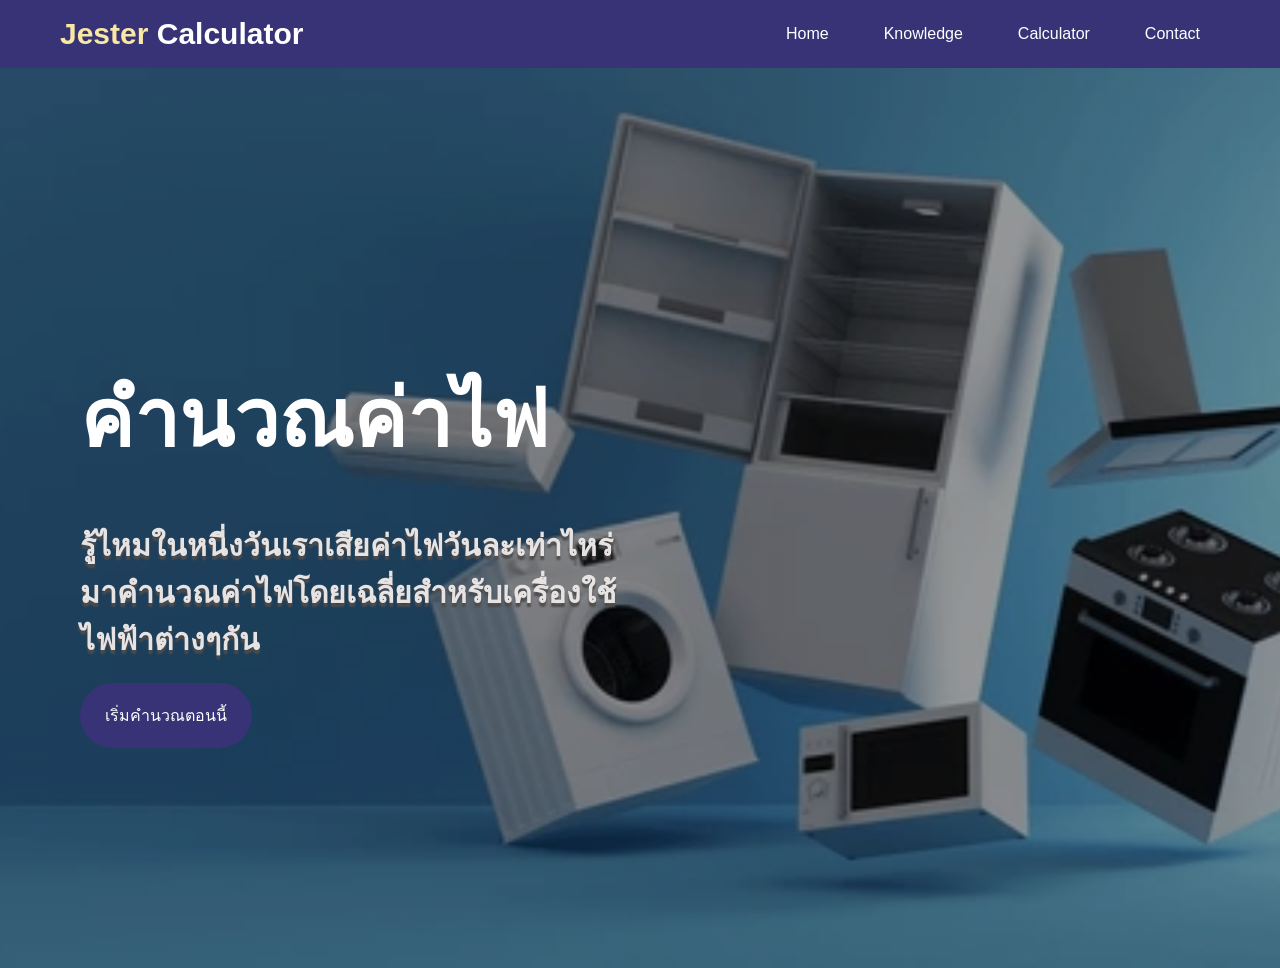
<file: index.html>
<!DOCTYPE html>
<html lang="en">
<head>
    <meta charset="UTF-8">
    <meta name="viewport" content="width=device-width, initial-scale=1.0">
    <title>SIT CAMP/Jolly Jasper</title>
    <link rel="stylesheet" href="project.css">
</head>
<body>

<!-- Navbar -->
<header id="navbar">
  <nav class="navbar">
   <div class="logo"><span>Jester</span> Calculator</div>
    <ul>
      <li><a href="index.html">Home</a></li>
      <li><a href="about.html">Knowledge</a></li>
      <li><a href="cal.html">Calculator</a></li>
      <li><a href="contact.html">Contact</a></li>
    </ul>
  </nav>
</header>

<!-- Hero Section -->
<section class="hero">
  <div class="content">
    <h1>คำนวณค่าไฟ</h1>
    <h2>รู้ไหมในหนี่งวันเราเสียค่าไฟวันละเท่าไหร่ <br>
    มาคำนวณค่าไฟโดยเฉลี่ยสำหรับเครื่องใช้ไฟฟ้าต่างๆกัน</h2>
    <div class="btn">
      <a href="cal.html">เริ่มคำนวณตอนนี้</a>
    </div>
  </div>
</section>

</body>
</html>
</file>
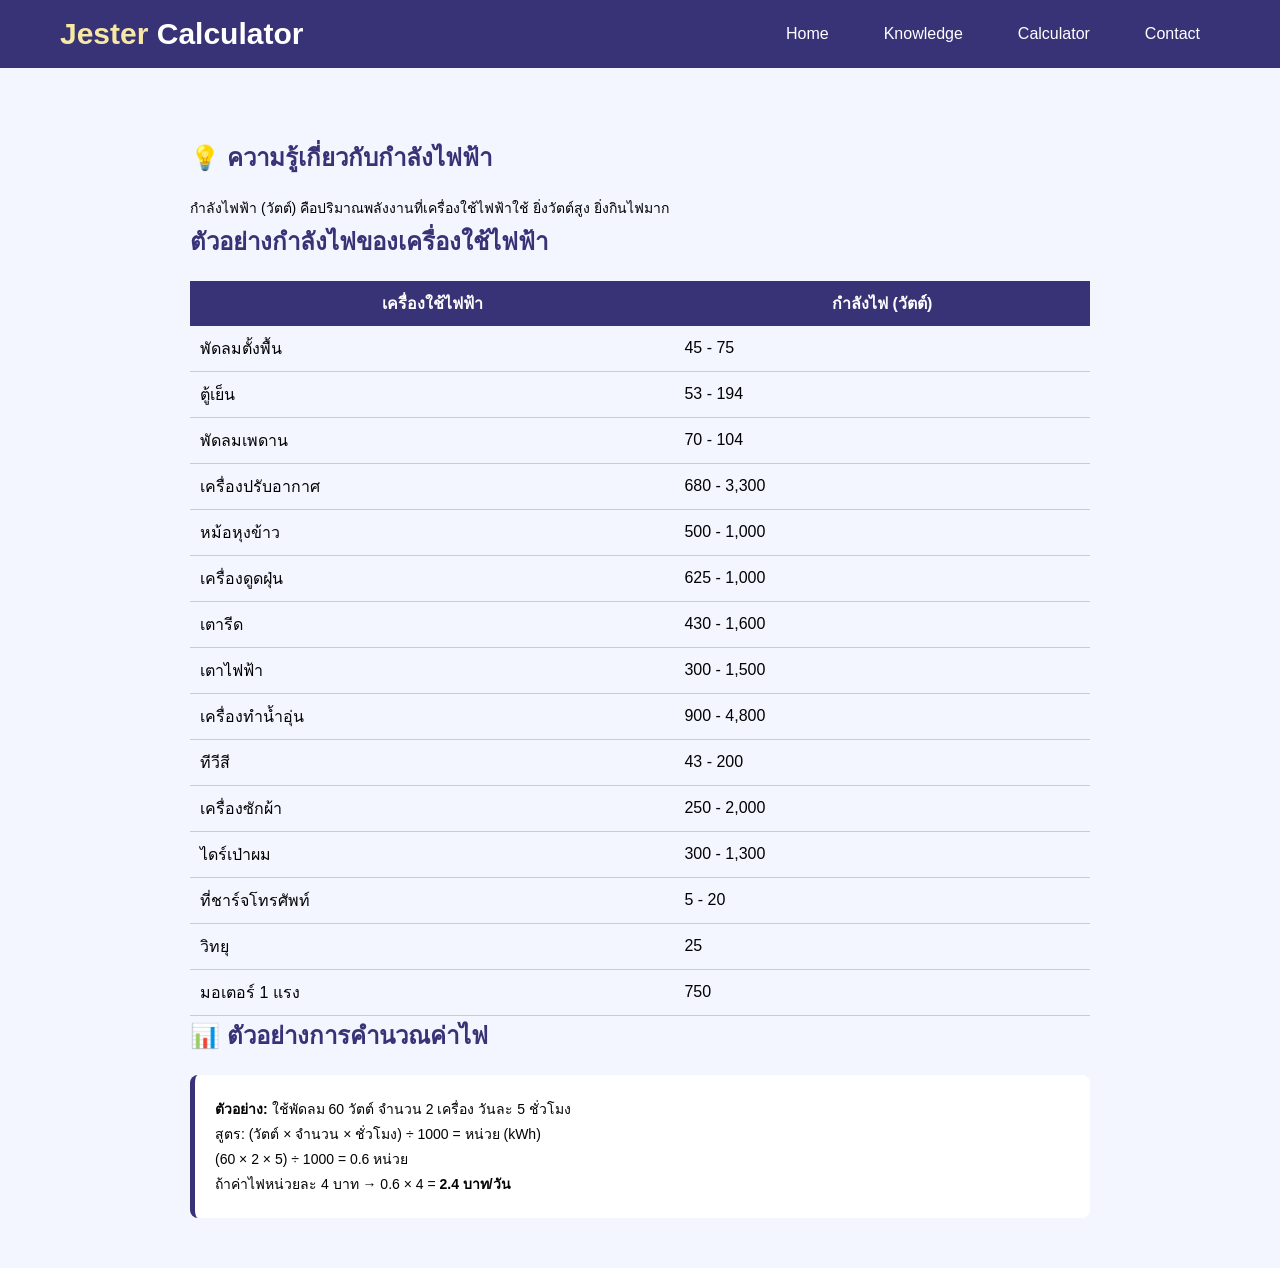
<file: about.html>
<!DOCTYPE html>
<html lang="th">
<head>
    <meta charset="UTF-8">
    <meta name="viewport" content="width=device-width, initial-scale=1.0">
    <title>ความรู้ค่าไฟ | Jester Calculator</title>
    <link rel="stylesheet" href="project.css">
</head>
<body>

<!-- Navbar -->
<header id="navbar">
  <nav class="navbar">
     <div class="logo"><span>Jester</span> Calculator</div>
    <ul>
      <li><a href="index.html">Home</a></li>
      <li><a href="about.html">Knowledge</a></li>
      <li><a href="cal.html">Calculator</a></li>
      <li><a href="contact.html">Contact</a></li>
    </ul>
  </nav>
</header>

<!-- Content -->
<section class="info">
  <div class="container">

    <h1>💡 ความรู้เกี่ยวกับกำลังไฟฟ้า</h1>
    <p>
      กำลังไฟฟ้า (วัตต์) คือปริมาณพลังงานที่เครื่องใช้ไฟฟ้าใช้ ยิ่งวัตต์สูง ยิ่งกินไฟมาก
    </p>

    <!-- Table -->
    <h2>ตัวอย่างกำลังไฟของเครื่องใช้ไฟฟ้า</h2>
    <table>
      <tr>
        <th>เครื่องใช้ไฟฟ้า</th>
        <th>กำลังไฟ (วัตต์)</th>
      </tr>

      <tr><td>พัดลมตั้งพื้น</td><td>45 - 75</td></tr>
      <tr><td>ตู้เย็น</td><td>53 - 194</td></tr>
      <tr><td>พัดลมเพดาน</td><td>70 - 104</td></tr>
      <tr><td>เครื่องปรับอากาศ</td><td>680 - 3,300</td></tr>
      <tr><td>หม้อหุงข้าว</td><td>500 - 1,000</td></tr>
      <tr><td>เครื่องดูดฝุ่น</td><td>625 - 1,000</td></tr>
      <tr><td>เตารีด</td><td>430 - 1,600</td></tr>
      <tr><td>เตาไฟฟ้า</td><td>300 - 1,500</td></tr>
      <tr><td>เครื่องทำน้ำอุ่น</td><td>900 - 4,800</td></tr>
      <tr><td>ทีวีสี</td><td>43 - 200</td></tr>
      <tr><td>เครื่องซักผ้า</td><td>250 - 2,000</td></tr>
      <tr><td>ไดร์เป่าผม</td><td>300 - 1,300</td></tr>
      <tr><td>ที่ชาร์จโทรศัพท์</td><td>5 - 20</td></tr>
      <tr><td>วิทยุ</td><td>25</td></tr>
      <tr><td>มอเตอร์ 1 แรง</td><td>750</td></tr>
    </table>

    <!-- Example -->
    <h2>📊 ตัวอย่างการคำนวณค่าไฟ</h2>
    <div class="example">
      <p><b>ตัวอย่าง:</b> ใช้พัดลม 60 วัตต์ จำนวน 2 เครื่อง วันละ 5 ชั่วโมง</p>
      <p>สูตร: (วัตต์ × จำนวน × ชั่วโมง) ÷ 1000 = หน่วย (kWh)</p>

      <p>
        (60 × 2 × 5) ÷ 1000 = 0.6 หน่วย
      </p>

      <p>
        ถ้าค่าไฟหน่วยละ 4 บาท → 0.6 × 4 = <b>2.4 บาท/วัน</b>
      </p>
    </div>

  </div>
</section>

</body>
</html>
</file>
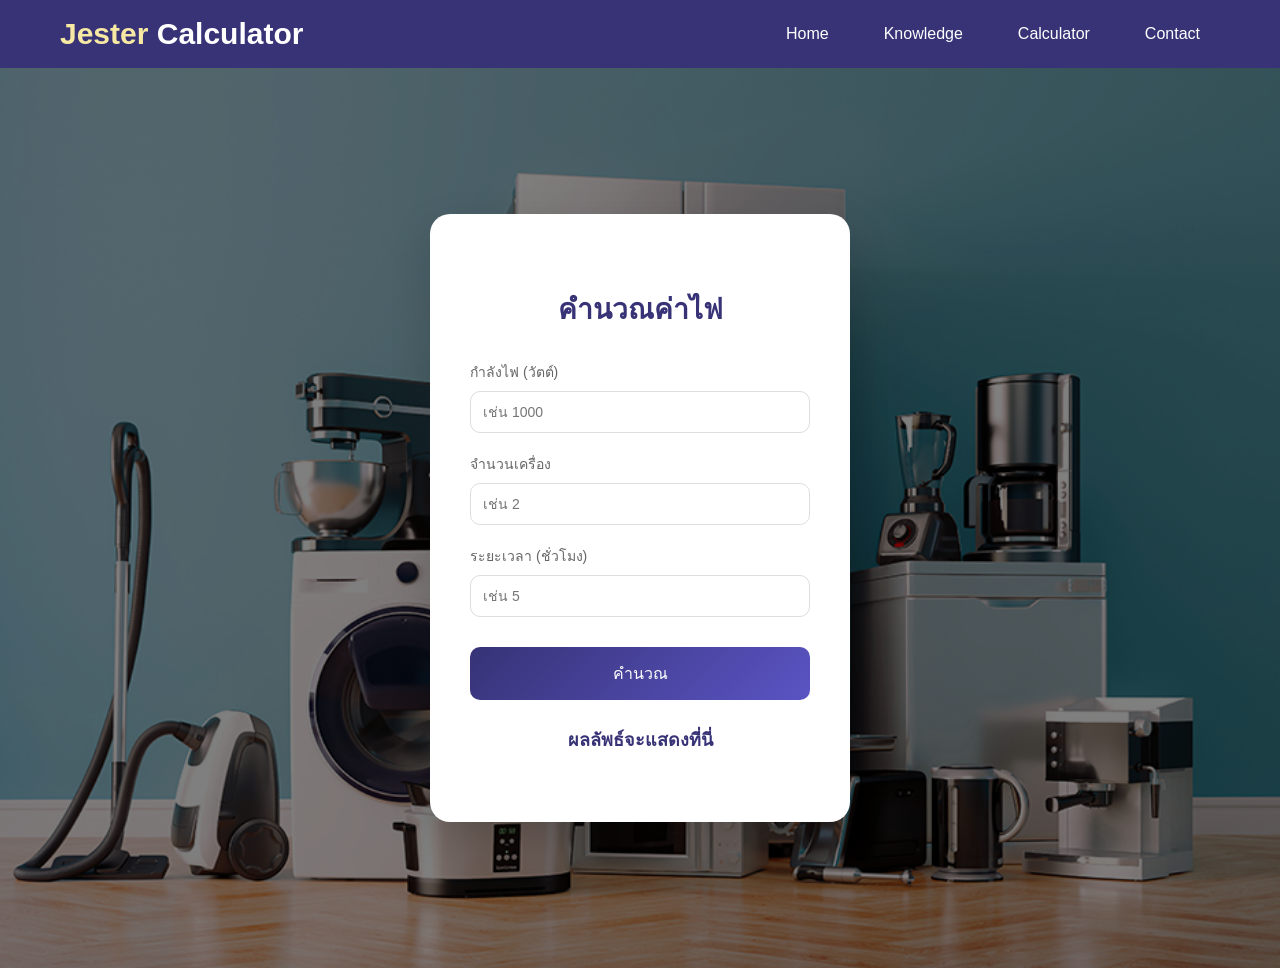
<file: cal.html>
<!DOCTYPE html>
<html lang="th">
<head>
    <meta charset="UTF-8">
    <meta name="viewport" content="width=device-width, initial-scale=1.0">
    <title>Jester Calculator</title>
    <link rel="stylesheet" href="project.css">
    <script src="cal.js" defer></script>
</head>
<body>

<!-- Navbar -->
<header id="navbar">
  <nav class="navbar">
     <div class="logo"><span>Jester</span> Calculator</div>
    <ul>
      <li><a href="index.html">Home</a></li>
      <li><a href="about.html">Knowledge</a></li>
      <li><a href="cal.html">Calculator</a></li>
      <li><a href="contact.html">Contact</a></li>
    </ul>
  </nav>
</header>

<!-- Calculator Section -->
<section class="calculator">
  <div class="card">
    <h1>คำนวณค่าไฟ</h1>

    <div class="form-group">
      <label>กำลังไฟ (วัตต์)</label>
      <input type="number" id="watts" placeholder="เช่น 1000">
    </div>

    <div class="form-group">
      <label>จำนวนเครื่อง</label>
      <input type="number" id="quantity" placeholder="เช่น 2">
    </div>

    <div class="form-group">
      <label>ระยะเวลา (ชั่วโมง)</label>
      <input type="number" id="hours" placeholder="เช่น 5">
    </div>

    <button onclick="calculatePrice()">คำนวณ</button>

    <h3 id="result">ผลลัพธ์จะแสดงที่นี่</h3>
  </div>
</section>

</body>
</html>
</file>
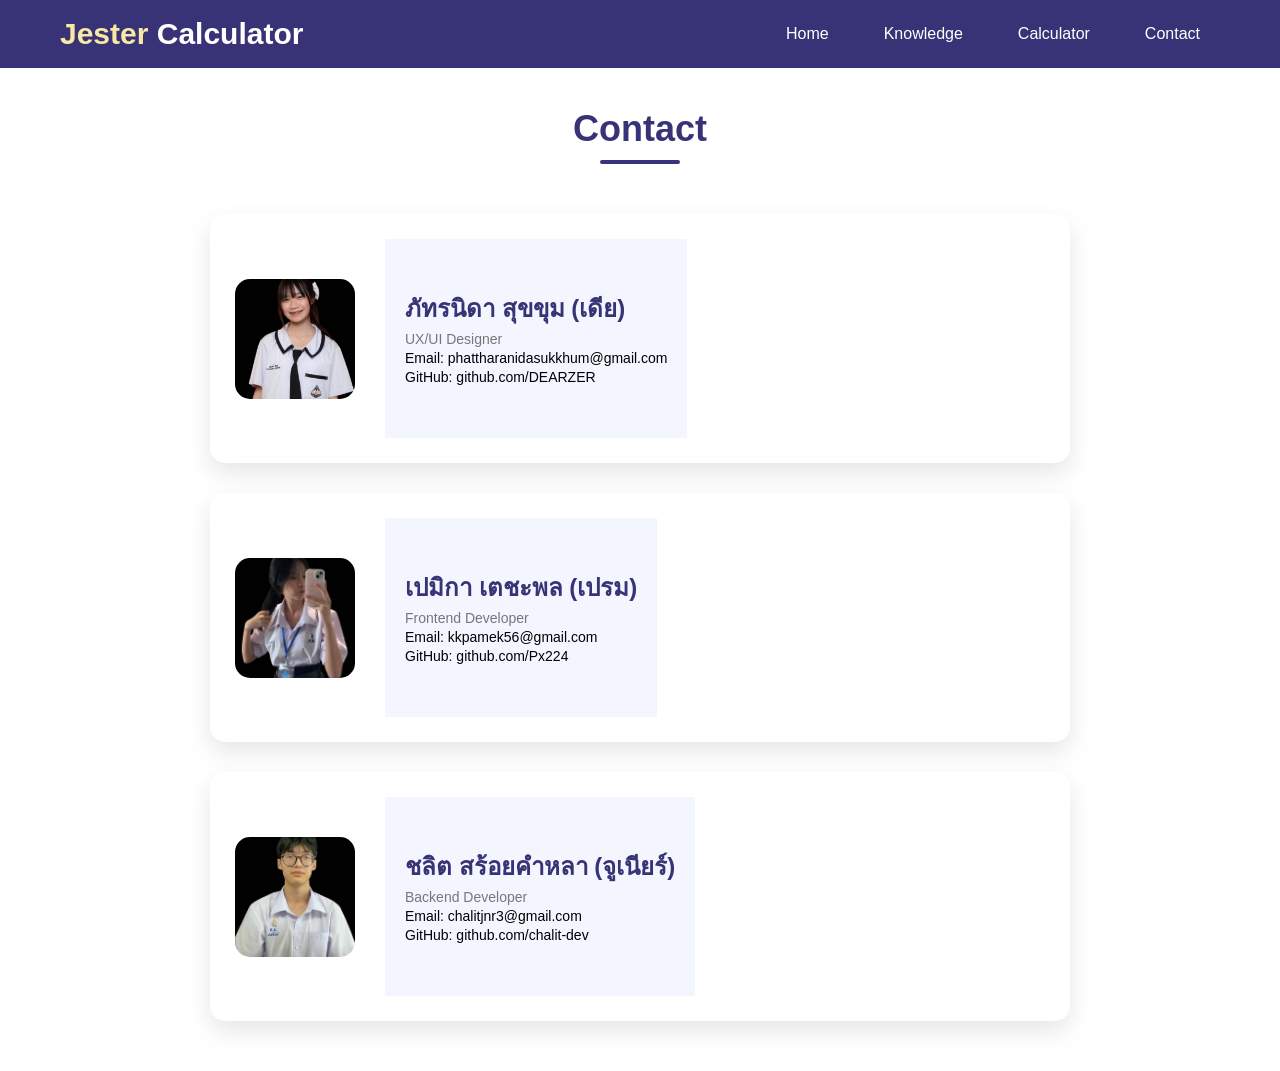
<file: contact.html>
<!DOCTYPE html>
<html lang="th">
<head>
    <meta charset="UTF-8">
    <meta name="viewport" content="width=device-width, initial-scale=1.0">
    <title>Contact | Jester Calculator</title>
    <link rel="stylesheet" href="project.css">
</head>
<body>

<!-- Navbar -->
<header id="navbar">
  <nav class="navbar">
   <div class="logo"><span>Jester</span> Calculator</div>
    <ul>
      <li><a href="index.html">Home</a></li>
      <li><a href="about.html">Knowledge</a></li>
      <li><a href="cal.html">Calculator</a></li>
      <li><a href="contact.html">Contact</a></li>
    </ul>
  </nav>
</header>

<body class="contact-page">
<h1>Contact</h1>

<!-- Team Section -->
<section class="team">

  <!-- Person 1 -->
  <div class="member-card">
    <img src="dear.jpg" alt="profile">
    <div class="info">
      <h2>ภัทรนิดา สุขขุม (เดีย)</h2>
      <p class="role">UX/UI Designer</p>
      <p>Email: phattharanidasukkhum@gmail.com</p>
      <p>GitHub: github.com/DEARZER</p>
    </div>
  </div>

  <!-- Person 2 -->
  <div class="member-card">
    <img src="pame.jpg" alt="profile">
    <div class="info">
      <h2>เปมิกา เตชะพล (เปรม)</h2>
      <p class="role">Frontend Developer</p>
      <p>Email: kkpamek56@gmail.com</p>
      <p>GitHub: github.com/Px224</p>
    </div>
  </div>

  <!-- Person 3 -->
  <div class="member-card">
    <img src="junior.jpg" alt="profile">
    <div class="info">
      <h2>ชลิต สร้อยคำหลา
 (จูเนียร์)</h2>
      <p class="role">Backend Developer</p>
      <p>Email: chalitjnr3@gmail.com</p>
      <p>GitHub: github.com/chalit-dev</p>
    </div>
  </div>
</section>
</body>

</body>
</html>
</file>
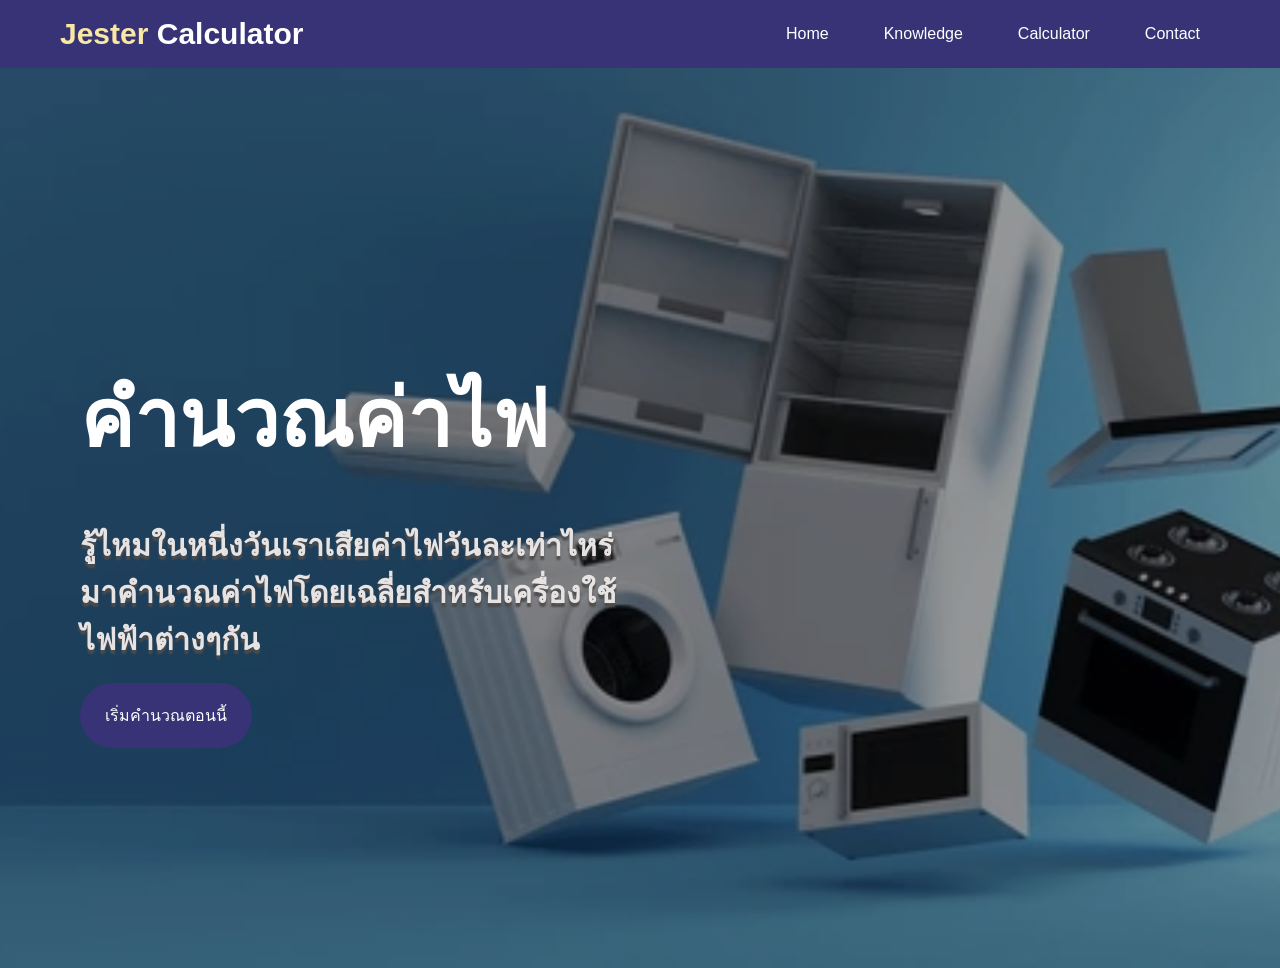
<file: project.html>
<!DOCTYPE html>
<html lang="en">
<head>
    <meta charset="UTF-8">
    <meta name="viewport" content="width=device-width, initial-scale=1.0">
    <title>SIT CAMP/Jolly Jesper</title>
    <link rel="stylesheet" href="project.css">
</head>
<body>

<!-- Navbar -->
<header id="navbar">
  <nav class="navbar">
   <div class="logo"><span>Jester</span> Calculator</div>
    <ul>
      <li><a href="project.html">Home</a></li>
      <li><a href="about.html">Knowledge</a></li>
      <li><a href="cal.html">Calculator</a></li>
      <li><a href="contact.html">Contact</a></li>
    </ul>
  </nav>
</header>

<!-- Hero Section -->
<section class="hero">
  <div class="content">
    <h1>คำนวณค่าไฟ</h1>
    <h2>รู้ไหมในหนี่งวันเราเสียค่าไฟวันละเท่าไหร่ <br>
    มาคำนวณค่าไฟโดยเฉลี่ยสำหรับเครื่องใช้ไฟฟ้าต่างๆกัน</h2>
    <div class="btn">
      <a href="cal.html">เริ่มคำนวณตอนนี้</a>
    </div>
  </div>
</section>

</body>
</html>
</file>
<file: project.css>
body {
    margin: 0;
    font-family: sans-serif;
}

*,
*::before,
*::after {
    box-sizing: border-box;
}

/* Navbar */
#navbar {
    background-color: #373376;
    display: flex;
    justify-content:space-between;
}

.navbar ul {
    list-style: none;
    display: flex;
    flex-wrap: wrap;
    gap: 25px;
    margin: 10px;
    padding: 15px;
}

.navbar a {
    color: white;
    text-decoration: none;
    padding: 10px 15px;
}

.navbar a:hover {
    background-color: #2b1c61;
    border-radius: 5px;
}
.navbar {
    width: 100%;
    max-width: 1200px;
    margin: 0 auto;
    display: flex;
    justify-content: space-between; 
    align-items: center;
}

/* โลโก้ */
/* โลโก้ */
.logo {
    color: white;
    font-weight: bold;
    font-size: 30px;
    margin-left: 20px; /* 👈 เพิ่มระยะห่างด้านซ้าย */
}

/* สีคำว่า Jester */
.logo span {
    color: #f7e8a4; /* 👈 เหลืองพาสเทล */
}


/* Hero Section */
.hero {
    min-height: 100svh;
    display: flex;
    align-items: center;
    padding: 80px clamp(20px, 8vw, 80px);

    background:
        linear-gradient(rgba(0,0,0,0.4), rgba(0,0,0,0.4)),
        url("ele.png");
    background-size: cover;
    background-position: center;
}

/* Content */
.content {
    max-width: 600px;
}

.content h2 {
    font-size: 30px;
    color: #e7e3e3;
    text-shadow: 0 4px 2px #4d4c4c;
    margin-bottom: 20px;
}

.content h1 {
    font-size: clamp(42px, 8vw, 80px);
    color: #ffffff;
    margin-bottom: 30px;
}

/* Button */

.btn a {
    padding: 20px 25px;
    background-color: #373376;
    border: none;
    border-radius: 40px;
    width: fit-content;
    max-width: 100%;
    text-decoration: none;
    color: white;
    font-size: 16px;
    cursor: pointer;
    display: flex;
    justify-content: center;
}

.btn a:hover {
    background-color: #aaa2c8;
}

/*cal page*/
/* Section background */
.calculator {
    min-height: 100svh;
    display: flex;
    justify-content: center;
    align-items: center;
    padding: clamp(20px, 5vw, 40px);

    background:
        linear-gradient(rgba(0,0,0,0.5), rgba(0,0,0,0.5)), /* 👈 overlay ทำให้ตัวหนังสือเด่น */
        url("image.png");

    background-size: cover;
    background-position: center;
}

/* Card */
.card {
    background: white;
    padding: 50px 40px;
    border-radius: 20px;
    width: min(420px, 100%);
    
    box-shadow: 0 15px 40px rgba(0, 0, 0, 0.15);
    text-align: center;

    transition: 0.3s;
}

/* hover effect */
.card:hover {
    transform: translateY(-5px);
}

/* Title */
.card h1 {
    color: #373376;
    margin-bottom: 30px;
    font-size: 28px;
}

/* Form */
.form-group {
    text-align: left;
    margin-bottom: 20px;
}

.form-group label {
    font-size: 14px;
    color: #666;
}

/* Input */
.form-group input {
    width: 100%;
    padding: 12px;
    margin-top: 8px;
    border-radius: 10px;
    border: 1px solid #ddd;
    font-size: 14px;

    transition: 0.2s;
}

/* focus effect */
.form-group input:focus {
    border-color: #373376;
    outline: none;
    box-shadow: 0 0 5px rgba(55, 51, 118, 0.3);
}

/* Button */
button {
    width: 100%;
    padding: 14px;
    margin-top: 10px;

    background: linear-gradient(135deg, #373376, #5a54c4);
    color: white;

    border: none;
    border-radius: 10px;
    font-size: 16px;
    cursor: pointer;

    transition: 0.3s;
}

/* button hover */
button:hover {
    transform: scale(1.03);
    box-shadow: 0 5px 15px rgba(55, 51, 118, 0.4);
}

/* Result */
#result {
    margin-top: 25px;
    font-size: 18px;
    color: #373376;
    font-weight: bold;
}
/*knowledge*/
/* Section */
.info {
    padding: 50px 20px;
    background-color: #f4f6ff;
}

/* Container */
.container {
    max-width: 900px;
    margin: auto;
}

/* Headings */
h1 {
    color: #373376;
}

h2 {
    margin-top: 40px;
    color: #2b1c61;
}

/* Table */
table {
    width: 100%;
    border-collapse: collapse;
    margin-top: 20px;
}

table th,
table td {
    white-space: nowrap;
}

table th {
    background-color: #373376;
    color: white;
    padding: 10px;
}

table td {
    padding: 10px;
    border-bottom: 1px solid #ccc;
}

/* Example Box */
.example {
    margin-top: 20px;
    padding: 20px;
    background-color: white;
    border-left: 5px solid #373376;
    border-radius: 8px;
}

/*contact*/
/* Section */
/* Section */
.team {
    max-width: 900px;
    margin: 50px auto;
    display: flex;
    flex-direction: column;
    gap: 30px;
    padding: 0 20px;
}

/* Card */
.member-card {
    display: flex;
    align-items: center;
    gap: 30px;

    background: #ffffff;
    padding: 25px;
    border-radius: 15px;

    box-shadow: 0 10px 25px rgba(0,0,0,0.1);
    transition: 0.3s;
}

/* hover */
.member-card:hover {
    transform: translateY(-5px);
}

/* Image */
.member-card img {
    width: 120px;
    height: 120px;
    border-radius: 15px;
    object-fit: cover;
}

/* Info */
.info h2 {
    margin: 0;
    color: #373376;
}

.role {
    color: #777;
    margin: 5px 0 10px;
}

/* text */
.info p {
    margin: 3px 0;
    font-size: 14px;
}

.contact h1{
    font-size: 60px;
}
.contact-page h1 {
    text-align: center;
    color: #373376;
    font-size: 36px;
    margin-top: 40px;
    margin-bottom: 20px;
    position: relative;
}

/* เส้นใต้ */
.contact-page h1::after {
    content: "";
    display: block;
    width: 80px;
    height: 4px;
    background-color: #373376;
    margin: 10px auto 0;
    border-radius: 2px;
}

@media (max-width: 700px) {
    #navbar,
    .navbar {
        flex-direction: column;
    }

    .logo {
        margin: 16px 0 4px;
        font-size: 26px;
    }

    .navbar ul {
        justify-content: center;
        gap: 4px;
        margin: 0 8px 10px;
        padding: 8px 0;
    }

    .navbar a {
        display: block;
        padding: 9px 8px;
        font-size: 14px;
    }

    .hero {
        align-items: flex-end;
        padding-bottom: 70px;
    }

    .content h1 {
        margin-top: 0;
        margin-bottom: 18px;
    }

    .content h2 {
        font-size: 20px;
        line-height: 1.6;
        margin-top: 0;
    }

    .btn a {
        padding: 16px 20px;
    }

    .card {
        padding: 32px 22px;
    }

    .info {
        padding: 32px 16px;
    }

    .info h1 {
        font-size: 28px;
        line-height: 1.35;
    }

    .info h2 {
        font-size: 22px;
        line-height: 1.4;
    }

    table {
        display: block;
        overflow-x: auto;
    }

    .example {
        padding: 16px;
    }

    .team {
        margin: 32px auto;
        padding: 0 16px;
        gap: 20px;
    }

    .member-card {
        align-items: flex-start;
        gap: 16px;
        padding: 18px;
    }

    .member-card img {
        width: 82px;
        height: 82px;
        flex: 0 0 82px;
    }

    .info h2 {
        margin-top: 0;
        font-size: 20px;
    }

    .info p {
        overflow-wrap: anywhere;
    }

    .contact-page h1 {
        font-size: 40px;
        margin-top: 28px;
    }
}

@media (max-width: 420px) {
    .navbar ul {
        gap: 0;
    }

    .navbar a {
        padding-inline: 6px;
        font-size: 13px;
    }

    .member-card {
        flex-direction: column;
    }

    .member-card img {
        width: 96px;
        height: 96px;
    }
}
</file>
